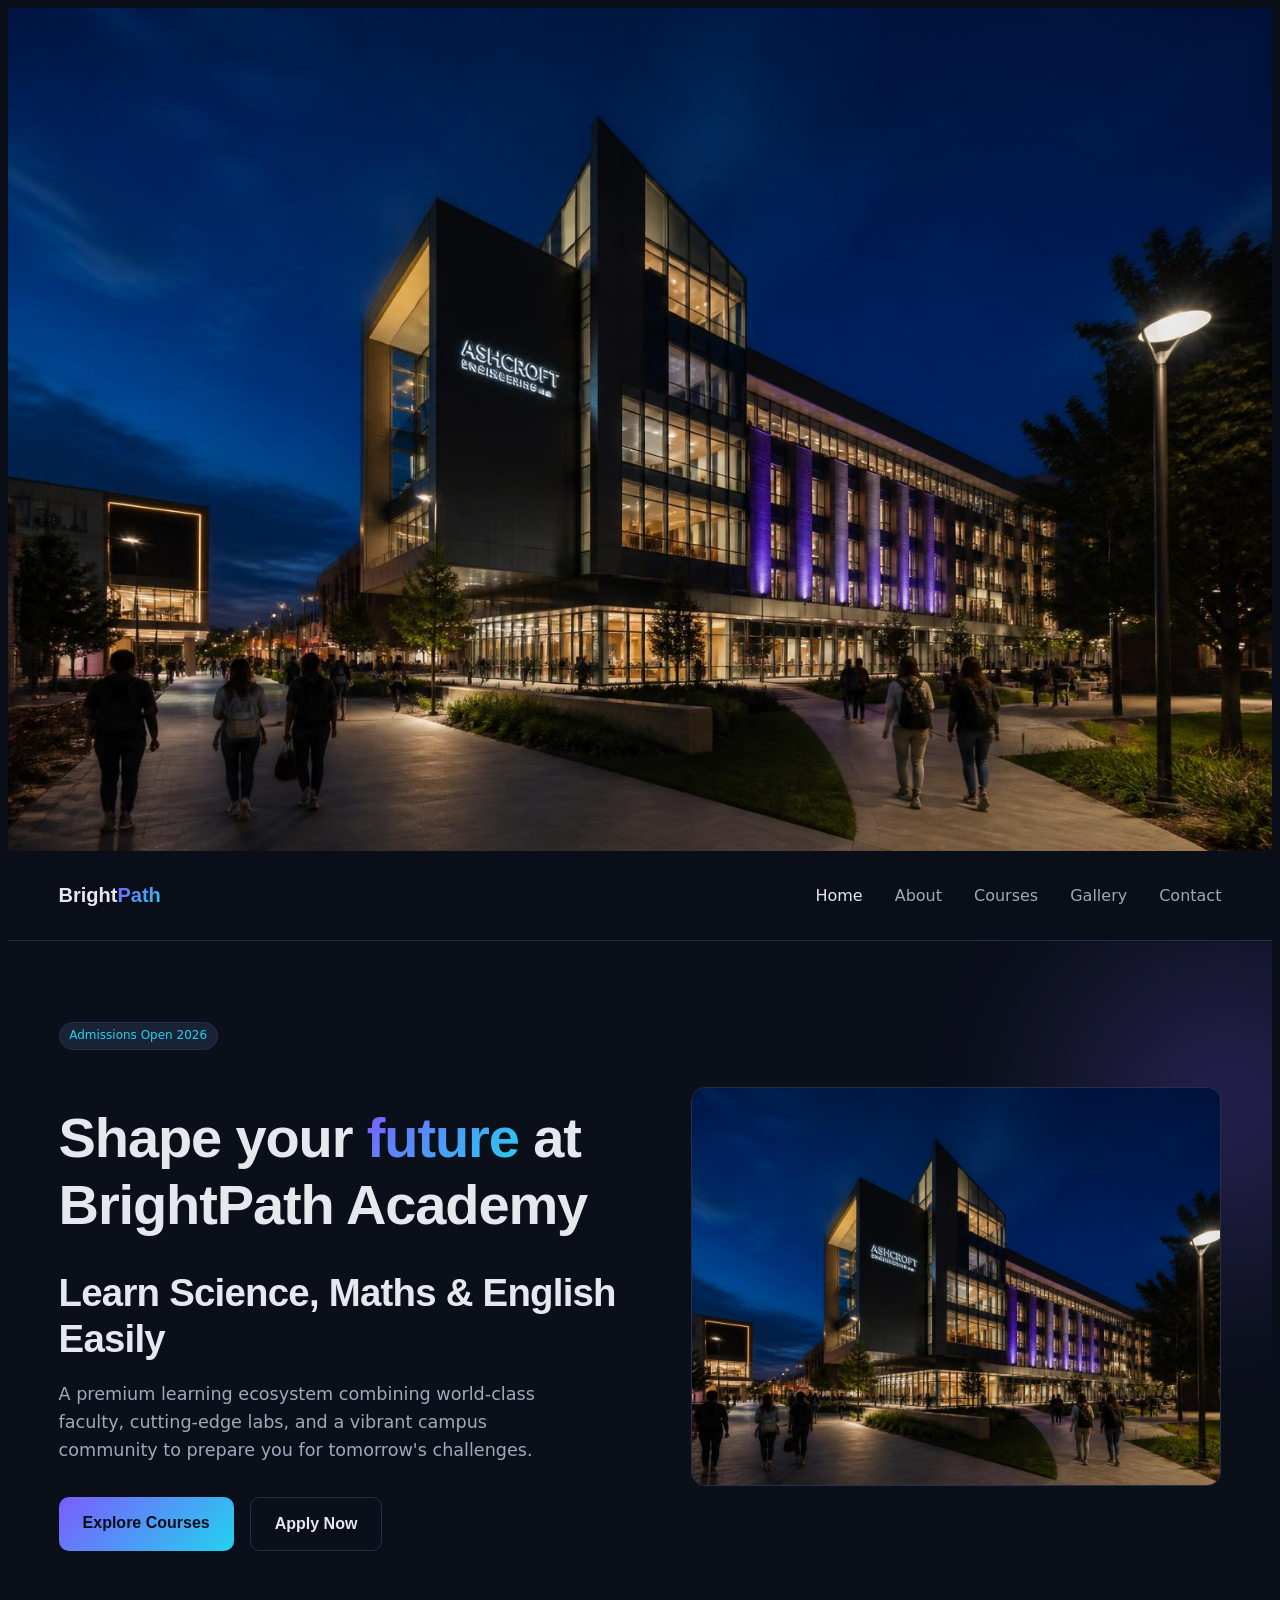
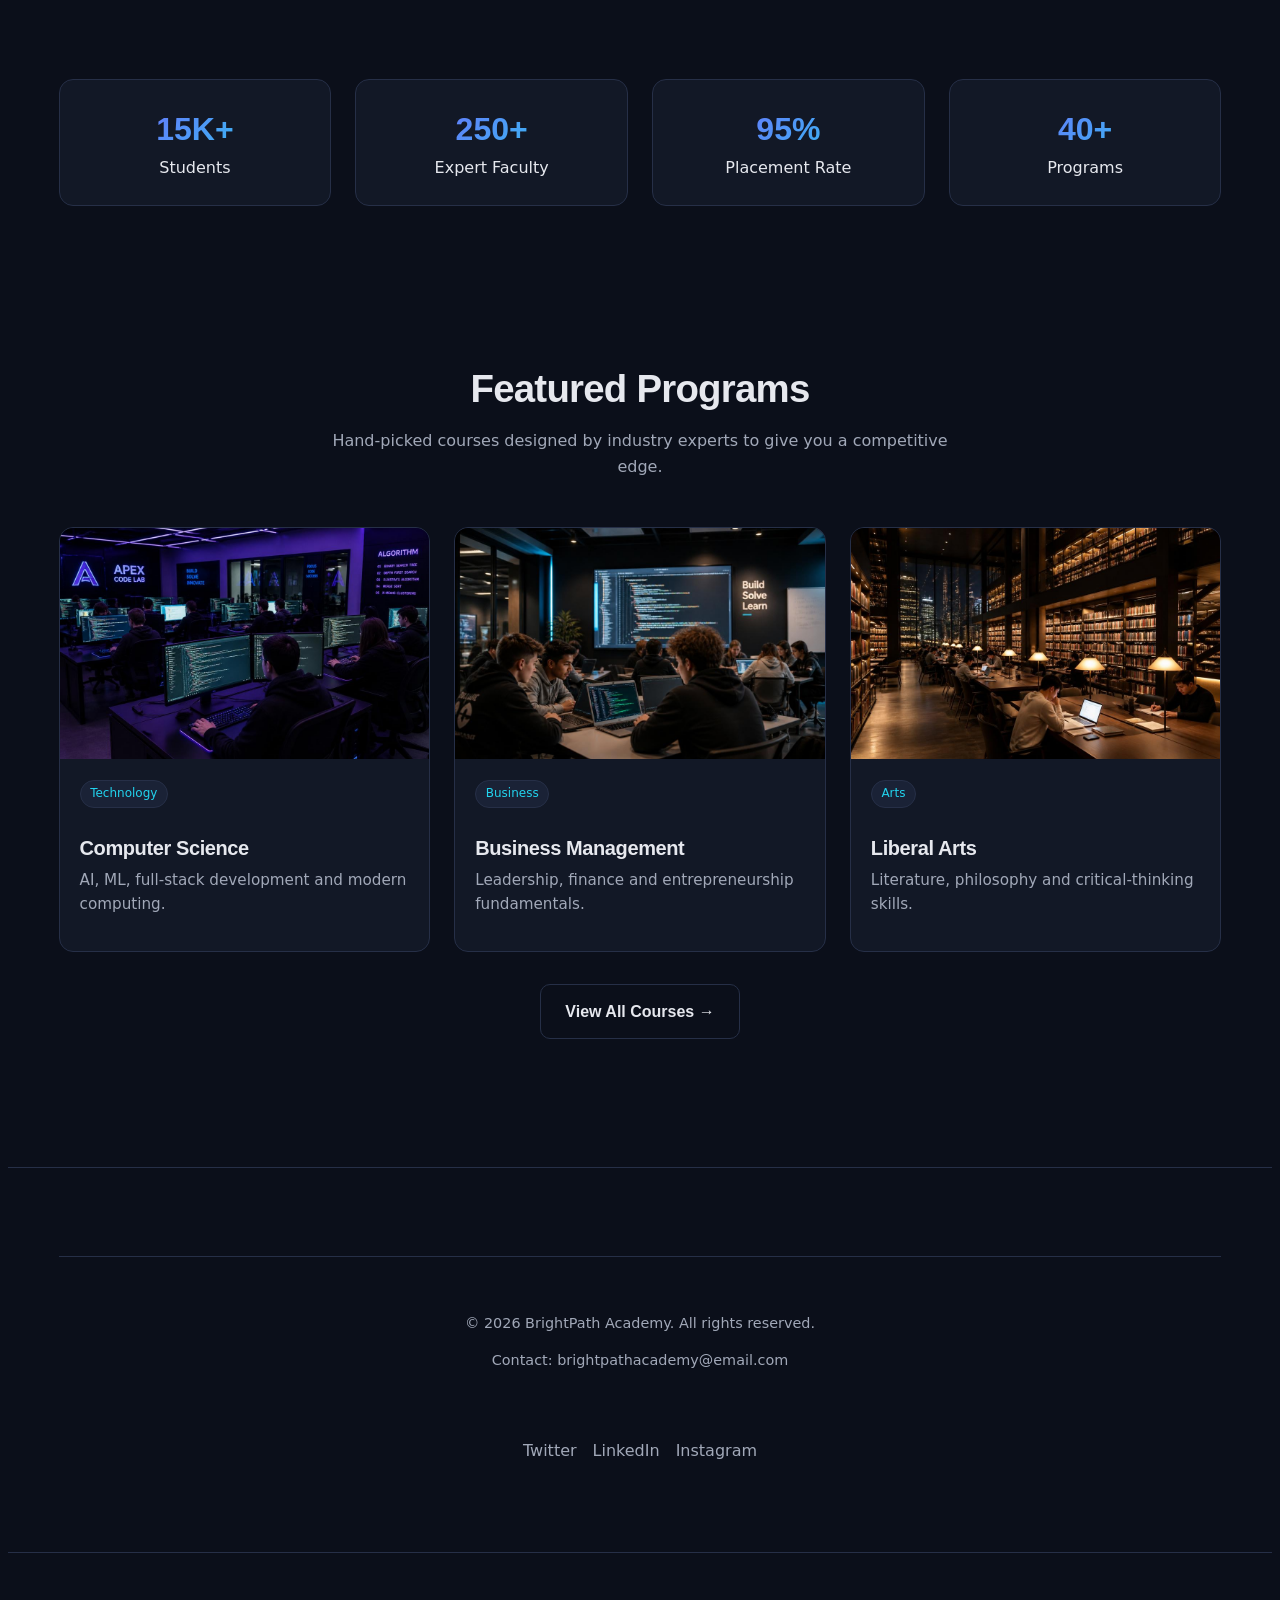
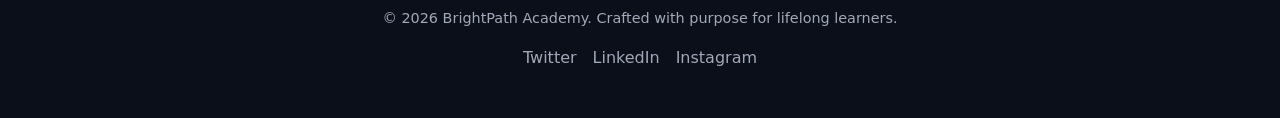
<file: index.html>
<!DOCTYPE html>
<html lang="en">
<head>
<meta charset="UTF-8">
<meta name="viewport" content="width=device-width,initial-scale=1">
<title>BrightPath Academy | Online Learning for School Students</title>
<meta name="description" content="BrightPath Academy offers world-class courses in science, technology, arts and humanities with expert faculty, modern campus and proven results.">
<meta name="keywords" content="BrightPath Academy, education, online courses, school, college, learning">
<link rel="canonical" href="https://brightpathacademi.netlify.app/">
<meta property="og:title" content="BrightPath Academy — Premium Education">
<meta property="og:description" content="World-class courses, expert faculty, modern campus.">
<meta property="og:image" content="images/hero-campus.jpg">
<meta property="og:type" content="website">
<meta name="twitter:card" content="summary_large_image">
<meta property="og:description" content="Learn Science, Maths & English online easily">
<meta property="og:type" content="website">
<meta property="og:url" content="https://brightpathacademi.netlify.app">  
<link rel="icon" type="image/svg+xml" href="data:image/svg+xml,<svg xmlns='http://www.w3.org/2000/svg' viewBox='0 0 32 32'><text y='26' font-size='28'>🎓</text></svg>">
<link rel="stylesheet" href="styles.css">
<script type="application/ld+json">
{"@context":"https://schema.org","@type":"EducationalOrganization","name":"BrightPath Academy","url":"https://brightpath-academi.netlify.app/","logo":"images/hero-campus.jpg","description":"Premium education institution offering diverse courses."}
</script>
</head>
<body>
  <img src="images/hero-campus.jpg" alt="Our beautiful school campus">

<header class="nav"><div class="container nav-inner">
  <a href="index.html" class="logo">Bright<span>Path</span></a>
  <button class="menu-btn" aria-label="Menu">☰</button>
  <ul class="nav-links">
    <li><a href="index.html">Home</a></li>
    <li><a href="about.html">About</a></li>
    <li><a href="courses.html">Courses</a></li>
    <li><a href="gallery.html">Gallery</a></li>
    <li><a href="contact.html">Contact</a></li>
  </ul>
</div></header>
<main>
<section class="hero"><div class="container hero-grid">
  <div>
    <span class="tag">Admissions Open 2026</span>
    <h1>Shape your <span class="gradient-text">future</span> at BrightPath Academy</h1>
    <h2>Learn Science, Maths & English Easily</h2>
    <p>A premium learning ecosystem combining world-class faculty, cutting-edge labs, and a vibrant campus community to prepare you for tomorrow's challenges.</p>
    <div class="hero-actions">
      <a href="courses.html" class="btn btn-primary">Explore Courses</a>
      <a href="contact.html" class="btn btn-outline">Apply Now</a>
    </div>
  </div>
  <div class="hero-img"><img src="images/hero-campus.jpg" alt="BrightPath Academy modern campus at dusk" loading="eager"></div>
</div></section>
<section><div class="container">
  <div class="stats">
    <div class="stat"><strong>15K+</strong>Students</div>
    <div class="stat"><strong>250+</strong>Expert Faculty</div>
    <div class="stat"><strong>95%</strong>Placement Rate</div>
    <div class="stat"><strong>40+</strong>Programs</div>
  </div>
</div></section>
<section><div class="container">
  <div class="section-head">
    <h2>Featured Programs</h2>
    <p>Hand-picked courses designed by industry experts to give you a competitive edge.</p>
  </div>
  <div class="cards">
    <article class="card"><img src="images/lab.jpg" alt="Computer science laboratory"><div class="card-body"><span class="tag">Technology</span><h3>Computer Science</h3><p>AI, ML, full-stack development and modern computing.</p></div></article>
    <article class="card"><img src="images/classroom.jpg" alt="Business management classroom"><div class="card-body"><span class="tag">Business</span><h3>Business Management</h3><p>Leadership, finance and entrepreneurship fundamentals.</p></div></article>
    <article class="card"><img src="images/library.jpg" alt="Library and humanities study area"><div class="card-body"><span class="tag">Arts</span><h3>Liberal Arts</h3><p>Literature, philosophy and critical-thinking skills.</p></div></article>
  </div>
  <p style="text-align:center;margin-top:2rem"><a href="courses.html" class="btn btn-outline">View All Courses →</a></p>
</div></section>
</main>
<footer><div class="container">
  <footer>
  <p>© 2026 BrightPath Academy. All rights reserved.</p>
  <p>Contact: brightpathacademy@email.com</p>
</footer>
  <div class="social"><a href="#">Twitter</a><a href="#">LinkedIn</a><a href="#">Instagram</a></div>
</div></footer>
<script src="script.js"></script>
</body>
  <footer>
  <div class="container">
    <p>© 2026 BrightPath Academy. Crafted with purpose for lifelong learners.</p>
    <div class="social">
      <a href="#">Twitter</a>
      <a href="#">LinkedIn</a>
      <a href="#">Instagram</a>
    </div>
  </div>
</footer>

<script src="script.js"></script>

<!-- Start of Tawk.to Script -->
<script type="text/javascript">
var Tawk_API = Tawk_API || {}, Tawk_LoadStart = new Date();
(function() {
    var s1 = document.createElement("script"),
        s0 = document.getElementsByTagName("script")[0];
    s1.async = true;
    s1.src = "https://embed.tawk.to/6a453340b539ed1d4853c504/1jsf50e03";
    s1.charset = "UTF-8";
    s1.setAttribute("crossorigin", "*");
    s0.parentNode.insertBefore(s1, s0);
})();
</script>
<!-- End of Tawk.to Script -->

</body>
</html>
</file>
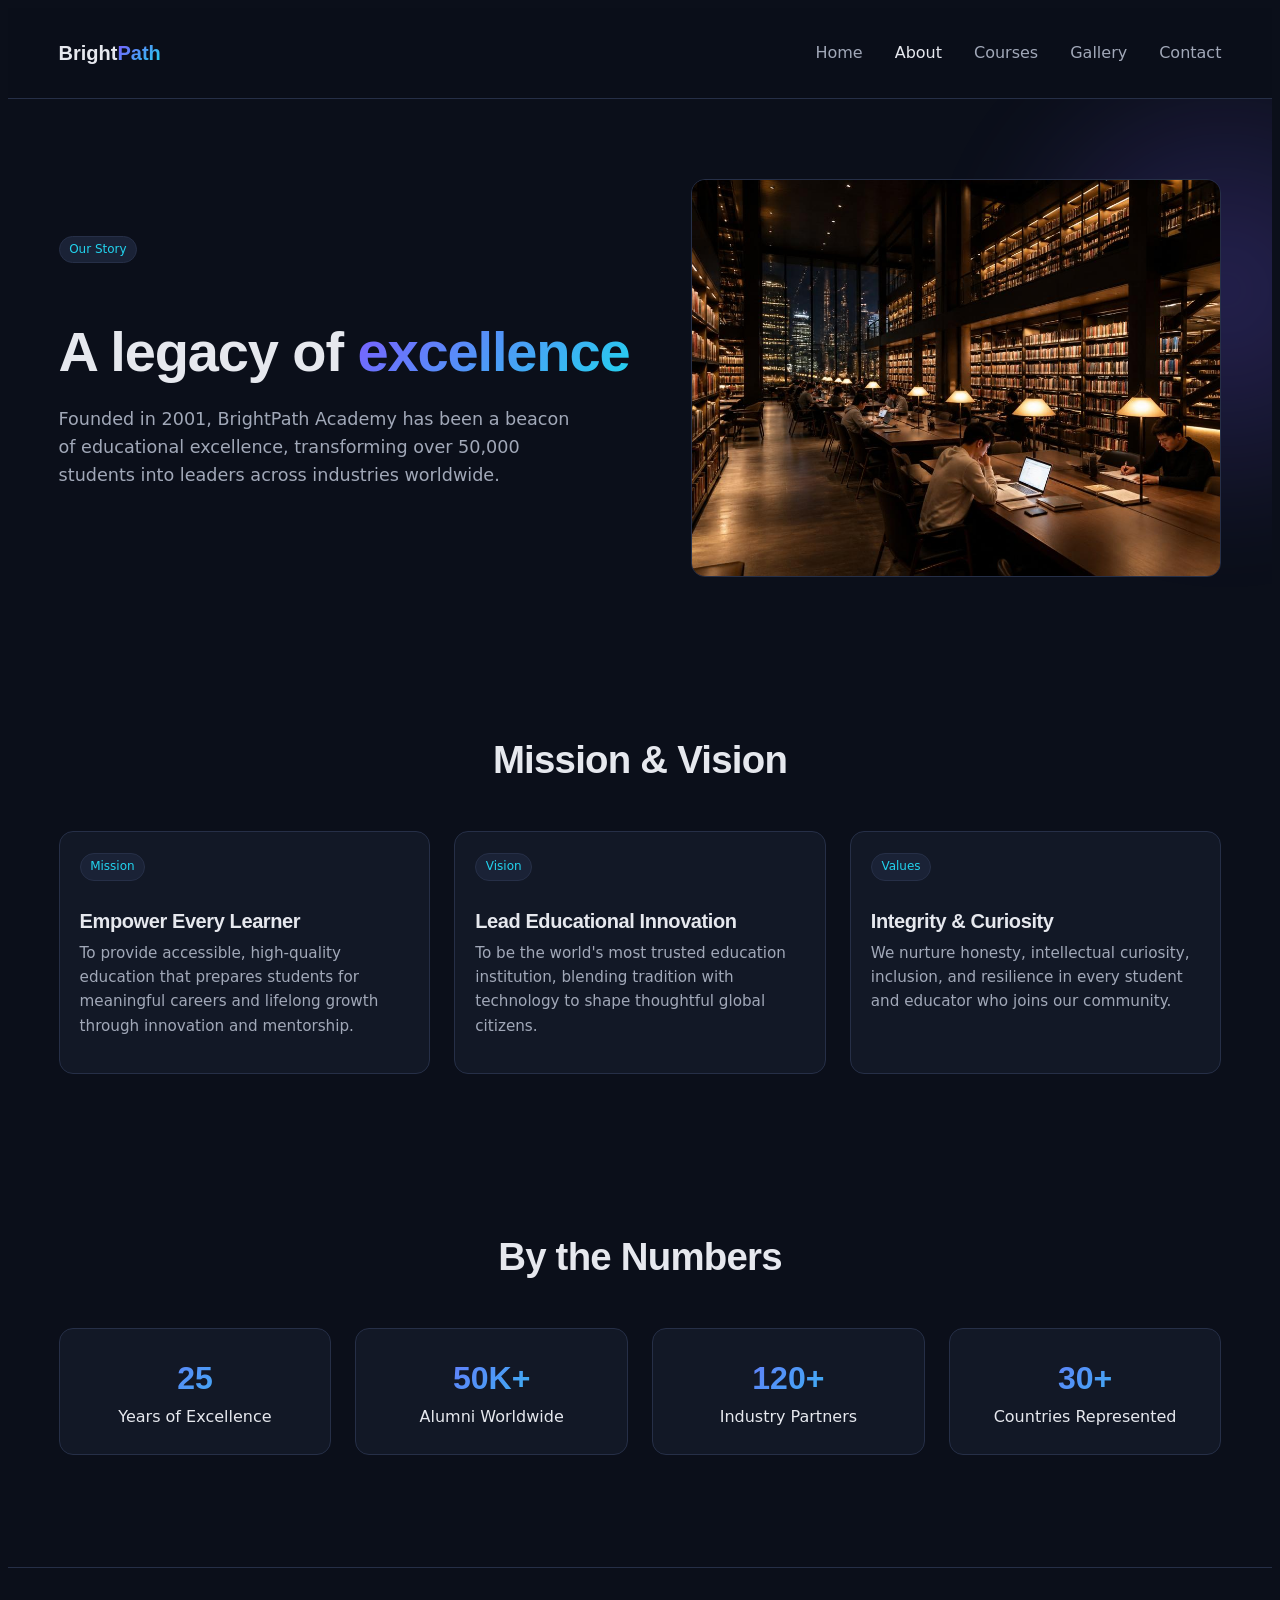
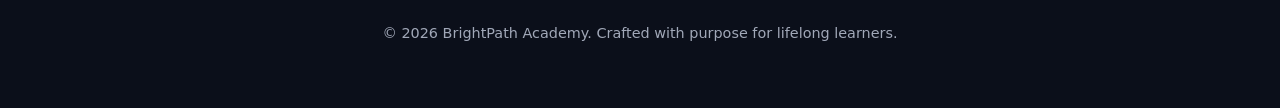
<file: about.html>
<!DOCTYPE html>
<html lang="en">
<head>
<meta charset="UTF-8">
<meta name="viewport" content="width=device-width,initial-scale=1">
<title>About Us — BrightPath Academy</title>
<meta name="description" content="Learn about BrightPath Academy's mission, vision, faculty, and 25-year legacy of educational excellence.">
<link rel="canonical" href="https://brightpath-academy.netlify.app/about.html">
<meta property="og:title" content="About BrightPath Academy">
<meta property="og:description" content="25 years of educational excellence and innovation.">
<meta property="og:image" content="images/library.jpg">
<link rel="icon" type="image/svg+xml" href="data:image/svg+xml,<svg xmlns='http://www.w3.org/2000/svg' viewBox='0 0 32 32'><text y='26' font-size='28'>🎓</text></svg>">
<link rel="stylesheet" href="styles.css">
</head>
<body>
<header class="nav"><div class="container nav-inner">
  <a href="index.html" class="logo">Bright<span>Path</span></a>
  <button class="menu-btn" aria-label="Menu">☰</button>
  <ul class="nav-links">
    <li><a href="index.html">Home</a></li><li><a href="about.html">About</a></li>
    <li><a href="courses.html">Courses</a></li><li><a href="gallery.html">Gallery</a></li>
    <li><a href="contact.html">Contact</a></li>
  </ul>
</div></header>
<main>
<section class="hero"><div class="container hero-grid">
  <div>
    <span class="tag">Our Story</span>
    <h1>A legacy of <span class="gradient-text">excellence</span></h1>
    <p>Founded in 2001, BrightPath Academy has been a beacon of educational excellence, transforming over 50,000 students into leaders across industries worldwide.</p>
  </div>
  <div class="hero-img"><img src="images/library.jpg" alt="Historic library at BrightPath Academy"></div>
</div></section>
<section><div class="container">
  <div class="section-head"><h2>Mission &amp; Vision</h2></div>
  <div class="cards">
    <article class="card"><div class="card-body"><span class="tag">Mission</span><h3>Empower Every Learner</h3><p>To provide accessible, high-quality education that prepares students for meaningful careers and lifelong growth through innovation and mentorship.</p></div></article>
    <article class="card"><div class="card-body"><span class="tag">Vision</span><h3>Lead Educational Innovation</h3><p>To be the world's most trusted education institution, blending tradition with technology to shape thoughtful global citizens.</p></div></article>
    <article class="card"><div class="card-body"><span class="tag">Values</span><h3>Integrity &amp; Curiosity</h3><p>We nurture honesty, intellectual curiosity, inclusion, and resilience in every student and educator who joins our community.</p></div></article>
  </div>
</div></section>
<section><div class="container">
  <div class="section-head"><h2>By the Numbers</h2></div>
  <div class="stats">
    <div class="stat"><strong>25</strong>Years of Excellence</div>
    <div class="stat"><strong>50K+</strong>Alumni Worldwide</div>
    <div class="stat"><strong>120+</strong>Industry Partners</div>
    <div class="stat"><strong>30+</strong>Countries Represented</div>
  </div>
</div></section>
</main>
<footer><div class="container">
  <p>© 2026 BrightPath Academy. Crafted with purpose for lifelong learners.</p>
</div></footer>
<script src="script.js"></script>
</body>
</html>
</file>
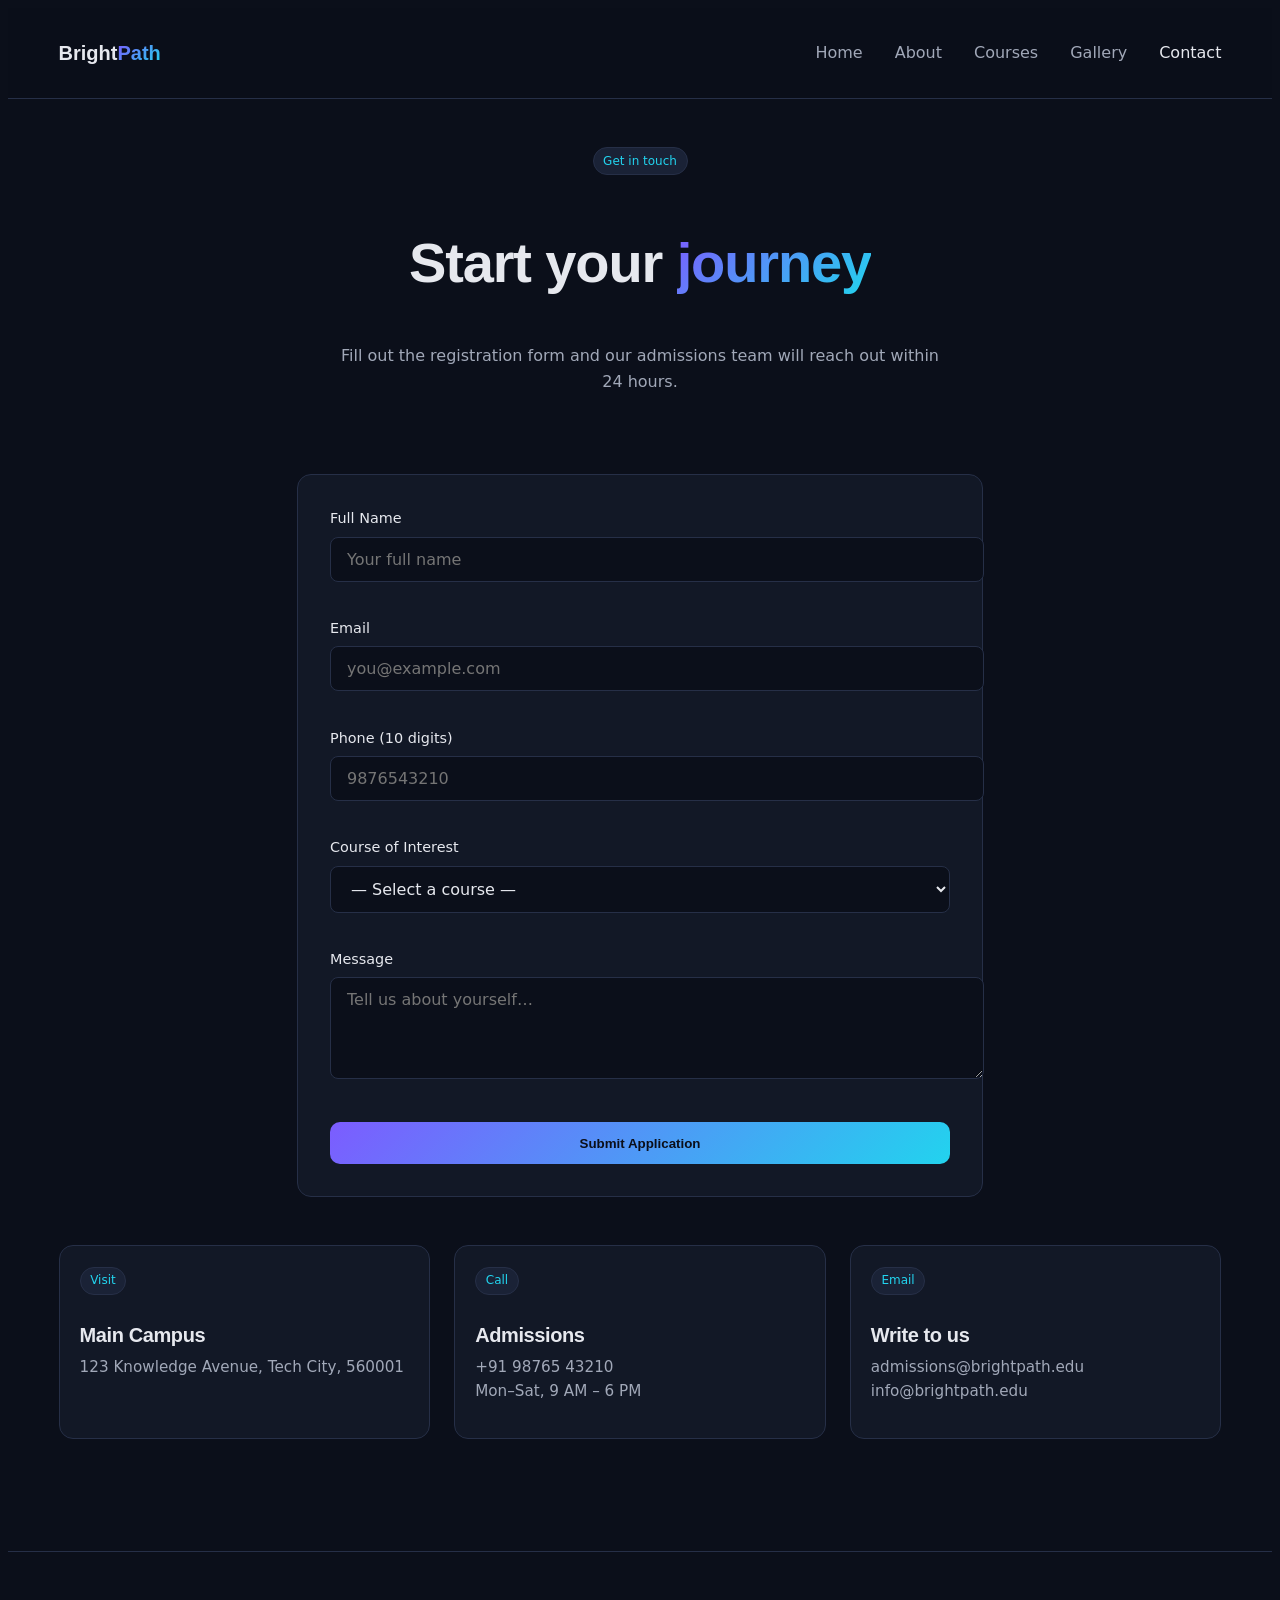
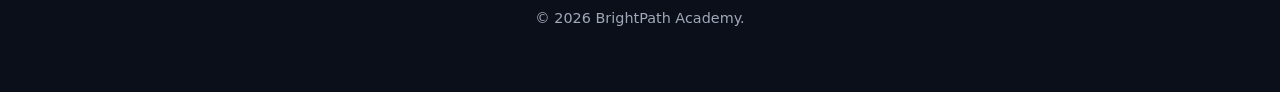
<file: contact.html>
<!DOCTYPE html>
<html lang="en">
<head>
<meta charset="UTF-8">
<meta name="viewport" content="width=device-width,initial-scale=1">
<title>Contact &amp; Admissions — BrightPath Academy</title>
<meta name="description" content="Apply to BrightPath Academy or reach our admissions team. Visit our campus, call or fill the registration form.">
<link rel="canonical" href="https://brightpath-academy.netlify.app/contact.html">
<meta property="og:title" content="Contact BrightPath Academy">
<meta property="og:description" content="Get in touch with our admissions team or apply online.">
<meta property="og:image" content="assets/graduation.jpg">
<link rel="icon" type="image/svg+xml" href="data:image/svg+xml,<svg xmlns='http://www.w3.org/2000/svg' viewBox='0 0 32 32'><text y='26' font-size='28'>🎓</text></svg>">
<link rel="stylesheet" href="styles.css">
</head>
<body>
<header class="nav"><div class="container nav-inner">
  <a href="index.html" class="logo">Bright<span>Path</span></a>
  <button class="menu-btn" aria-label="Menu">☰</button>
  <ul class="nav-links">
    <li><a href="index.html">Home</a></li><li><a href="about.html">About</a></li>
    <li><a href="courses.html">Courses</a></li><li><a href="gallery.html">Gallery</a></li>
    <li><a href="contact.html">Contact</a></li>
  </ul>
</div></header>
<main>
<section style="padding:3rem 0 1rem"><div class="container" style="text-align:center">
  <span class="tag">Get in touch</span>
  <h1>Start your <span class="gradient-text">journey</span></h1>
  <p style="max-width:600px;margin:1rem auto 0">Fill out the registration form and our admissions team will reach out within 24 hours.</p>
</div></section>
<section><div class="container">
  <form class="form" id="registerForm" novalidate>
    <div class="field"><label for="name">Full Name</label><input id="name" name="name" type="text" placeholder="Your full name"><span class="err" id="err-name"></span></div>
    <div class="field"><label for="email">Email</label><input id="email" name="email" type="email" placeholder="you@example.com"><span class="err" id="err-email"></span></div>
    <div class="field"><label for="phone">Phone (10 digits)</label><input id="phone" name="phone" type="tel" placeholder="9876543210"><span class="err" id="err-phone"></span></div>
    <div class="field"><label for="course">Course of Interest</label>
      <select id="course" name="course">
        <option value="">— Select a course —</option>
        <option>Computer Science</option><option>Business Administration</option>
        <option>Liberal Arts</option><option>Data Science</option>
        <option>Pre-Medicine</option><option>Mechanical Engineering</option>
        <option>Sports Science</option><option>Visual Design</option>
      </select><span class="err" id="err-course"></span>
    </div>
    <div class="field"><label for="message">Message</label><textarea id="message" name="message" rows="4" placeholder="Tell us about yourself…"></textarea><span class="err" id="err-message"></span></div>
    <button type="submit" class="btn btn-primary" style="width:100%">Submit Application</button>
    <div class="status" id="formStatus" role="status"></div>
  </form>
  <div class="cards" style="margin-top:3rem">
    <article class="card"><div class="card-body"><span class="tag">Visit</span><h3>Main Campus</h3><p>123 Knowledge Avenue, Tech City, 560001</p></div></article>
    <article class="card"><div class="card-body"><span class="tag">Call</span><h3>Admissions</h3><p>+91 98765 43210<br>Mon–Sat, 9 AM – 6 PM</p></div></article>
    <article class="card"><div class="card-body"><span class="tag">Email</span><h3>Write to us</h3><p>admissions@brightpath.edu<br>info@brightpath.edu</p></div></article>
  </div>
</div></section>
</main>
<footer><div class="container"><p>© 2026 BrightPath Academy.</p></div></footer>
<script src="script.js"></script>
</body>
</html>
</file>
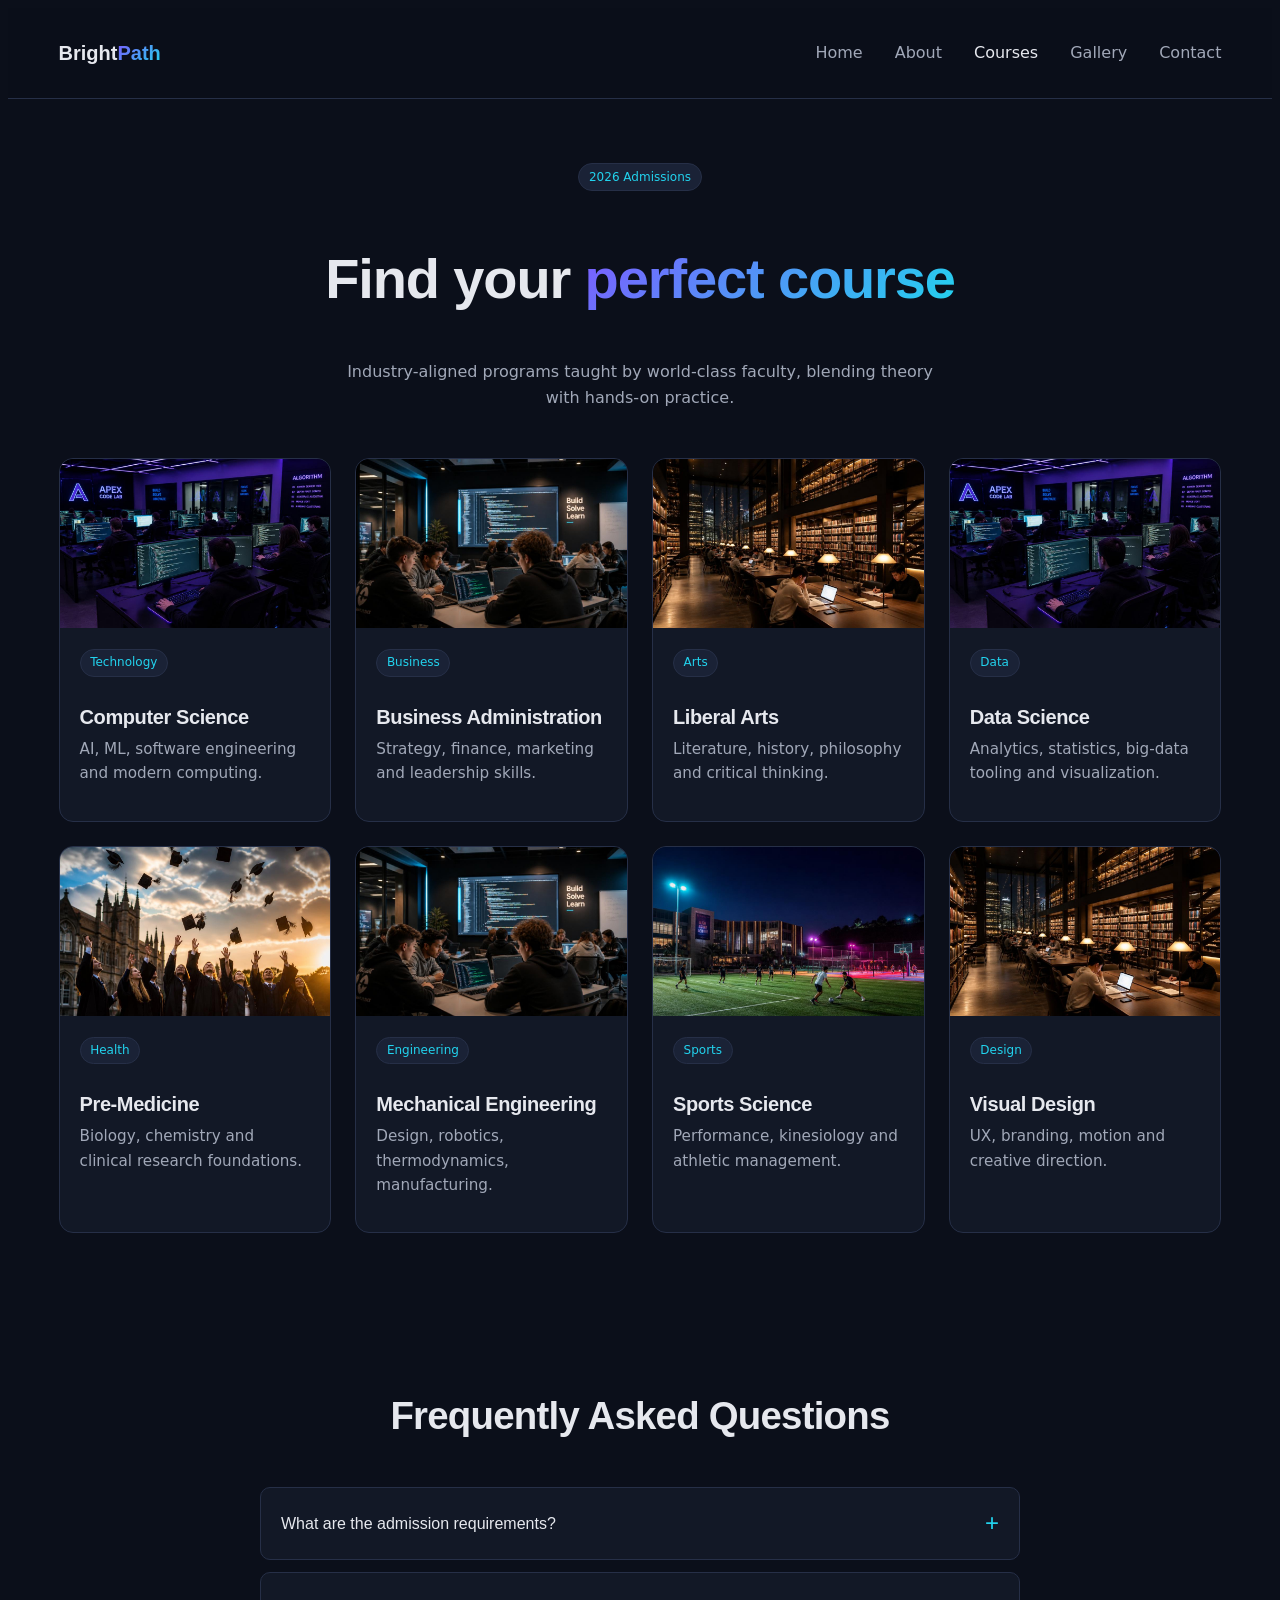
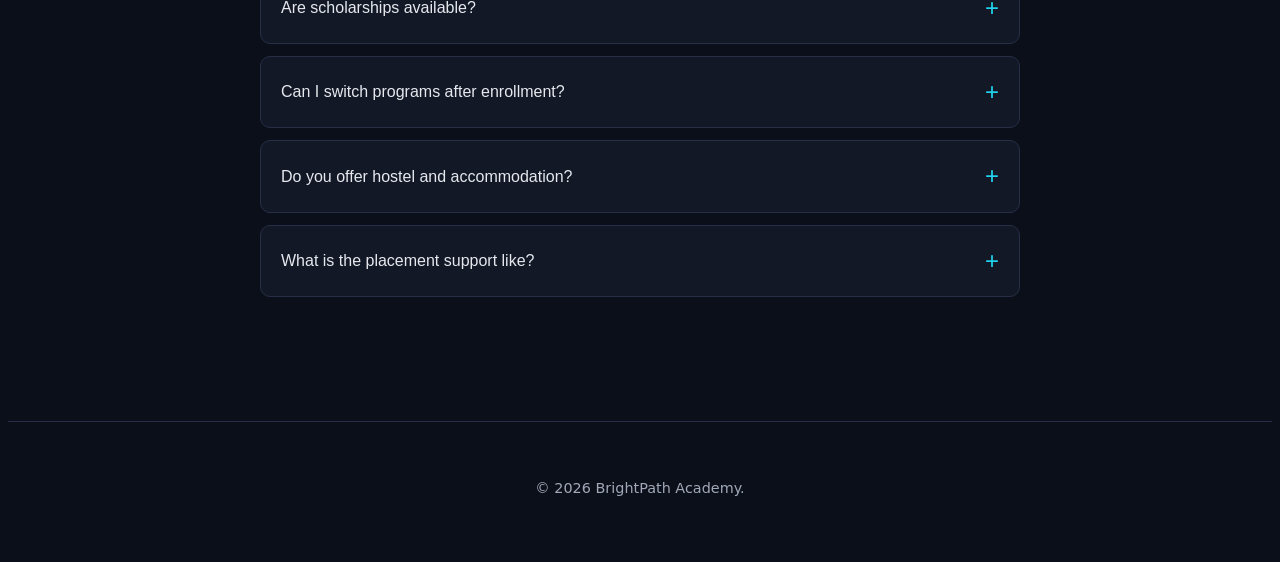
<file: courses.html>
<!DOCTYPE html>
<html lang="en">
<head>
<meta charset="UTF-8">
<meta name="viewport" content="width=device-width,initial-scale=1">
<title>Courses &amp; Programs — BrightPath Academy</title>
<meta name="description" content="Explore 40+ programs in technology, business, sciences, arts and design at BrightPath Academy. Find your perfect course.">
<link rel="canonical" href="https://brightpath-academy.netlify.app/courses.html">
<meta property="og:title" content="Courses — BrightPath Academy">
<meta property="og:description" content="40+ programs across technology, business, sciences and arts.">
<meta property="og:image" content="images/lab.jpg">
<link rel="icon" type="image/svg+xml" href="data:image/svg+xml,<svg xmlns='http://www.w3.org/2000/svg' viewBox='0 0 32 32'><text y='26' font-size='28'>🎓</text></svg>">
<link rel="stylesheet" href="styles.css">
</head>
<body>
<header class="nav"><div class="container nav-inner">
  <a href="index.html" class="logo">Bright<span>Path</span></a>
  <button class="menu-btn" aria-label="Menu">☰</button>
  <ul class="nav-links">
    <li><a href="index.html">Home</a></li><li><a href="about.html">About</a></li>
    <li><a href="courses.html">Courses</a></li><li><a href="gallery.html">Gallery</a></li>
    <li><a href="contact.html">Contact</a></li>
  </ul>
</div></header>
<main>
<section style="padding:4rem 0 2rem"><div class="container" style="text-align:center">
  <span class="tag">2026 Admissions</span>
  <h1>Find your <span class="gradient-text">perfect course</span></h1>
  <p style="max-width:620px;margin:1rem auto 0">Industry-aligned programs taught by world-class faculty, blending theory with hands-on practice.</p>
</div></section>
<section style="padding-top:1rem"><div class="container">
  <div class="cards">
    <article class="card"><img src="images/lab.jpg" alt="Computer Science lab"><div class="card-body"><span class="tag">Technology</span><h3>Computer Science</h3><p>AI, ML, software engineering and modern computing.</p></div></article>
    <article class="card"><img src="images/classroom.jpg" alt="Business class"><div class="card-body"><span class="tag">Business</span><h3>Business Administration</h3><p>Strategy, finance, marketing and leadership skills.</p></div></article>
    <article class="card"><img src="images/library.jpg" alt="Liberal Arts"><div class="card-body"><span class="tag">Arts</span><h3>Liberal Arts</h3><p>Literature, history, philosophy and critical thinking.</p></div></article>
    <article class="card"><img src="images/lab.jpg" alt="Data Science"><div class="card-body"><span class="tag">Data</span><h3>Data Science</h3><p>Analytics, statistics, big-data tooling and visualization.</p></div></article>
    <article class="card"><img src="images/graduation.jpg" alt="Medicine"><div class="card-body"><span class="tag">Health</span><h3>Pre-Medicine</h3><p>Biology, chemistry and clinical research foundations.</p></div></article>
    <article class="card"><img src="images/classroom.jpg" alt="Engineering"><div class="card-body"><span class="tag">Engineering</span><h3>Mechanical Engineering</h3><p>Design, robotics, thermodynamics, manufacturing.</p></div></article>
    <article class="card"><img src="images/sports.jpg" alt="Sports Science"><div class="card-body"><span class="tag">Sports</span><h3>Sports Science</h3><p>Performance, kinesiology and athletic management.</p></div></article>
    <article class="card"><img src="images/library.jpg" alt="Design"><div class="card-body"><span class="tag">Design</span><h3>Visual Design</h3><p>UX, branding, motion and creative direction.</p></div></article>
  </div>
</div></section>
<section><div class="container">
  <div class="section-head"><h2>Frequently Asked Questions</h2></div>
  <div class="faq">
    <details><summary>What are the admission requirements?</summary><p>A high school diploma with minimum 75% aggregate, an admission test, and a personal interview. International students require equivalent qualifications.</p></details>
    <details><summary>Are scholarships available?</summary><p>Yes. We offer merit-based scholarships covering up to 100% tuition, plus need-based aid and sports excellence awards.</p></details>
    <details><summary>Can I switch programs after enrollment?</summary><p>Program transfers are possible during the first semester with academic counselor approval, subject to seat availability.</p></details>
    <details><summary>Do you offer hostel and accommodation?</summary><p>Yes, our on-campus residence halls offer single and shared rooms with dining, study lounges, gym and 24/7 security.</p></details>
    <details><summary>What is the placement support like?</summary><p>Our dedicated career cell partners with 120+ companies and provides resume workshops, mock interviews and internship pipelines.</p></details>
  </div>
</div></section>
</main>
<footer><div class="container"><p>© 2026 BrightPath Academy.</p></div></footer>
<script src="script.js"></script>
</body>
</html>
</file>
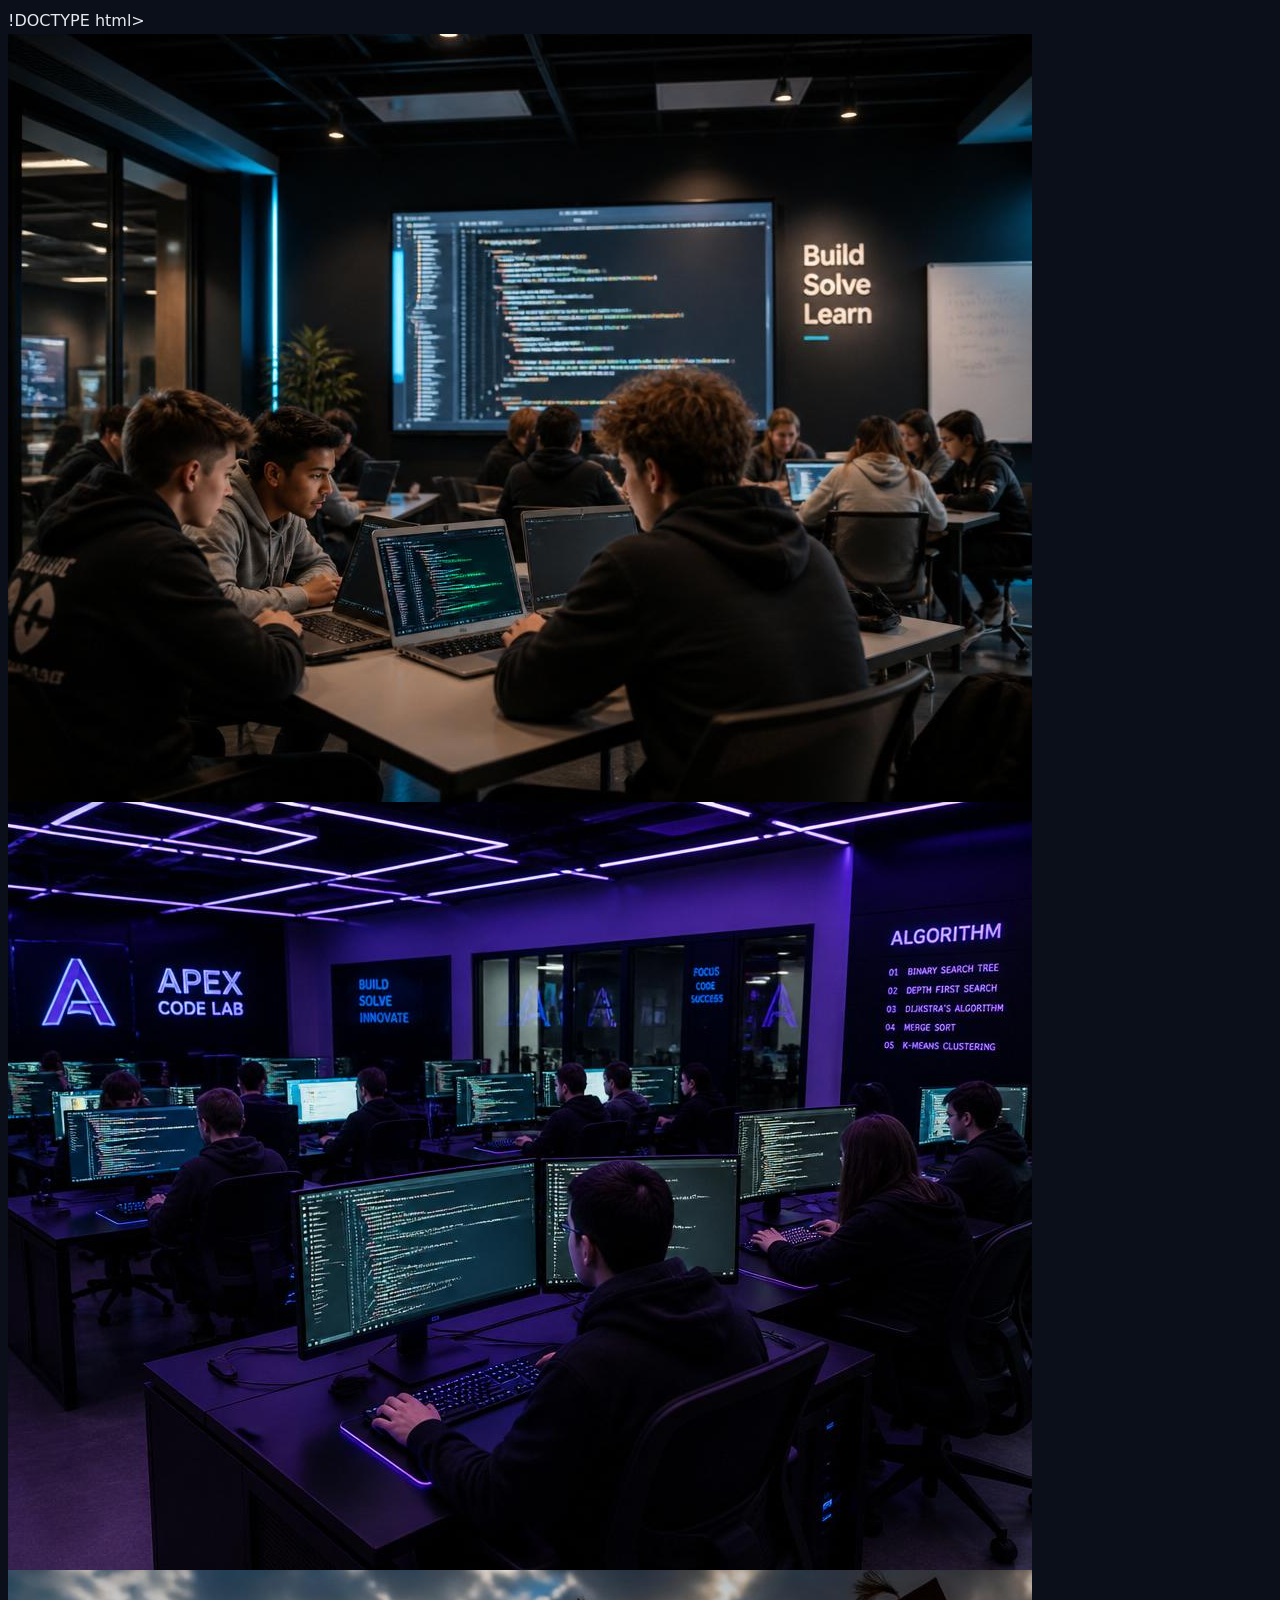
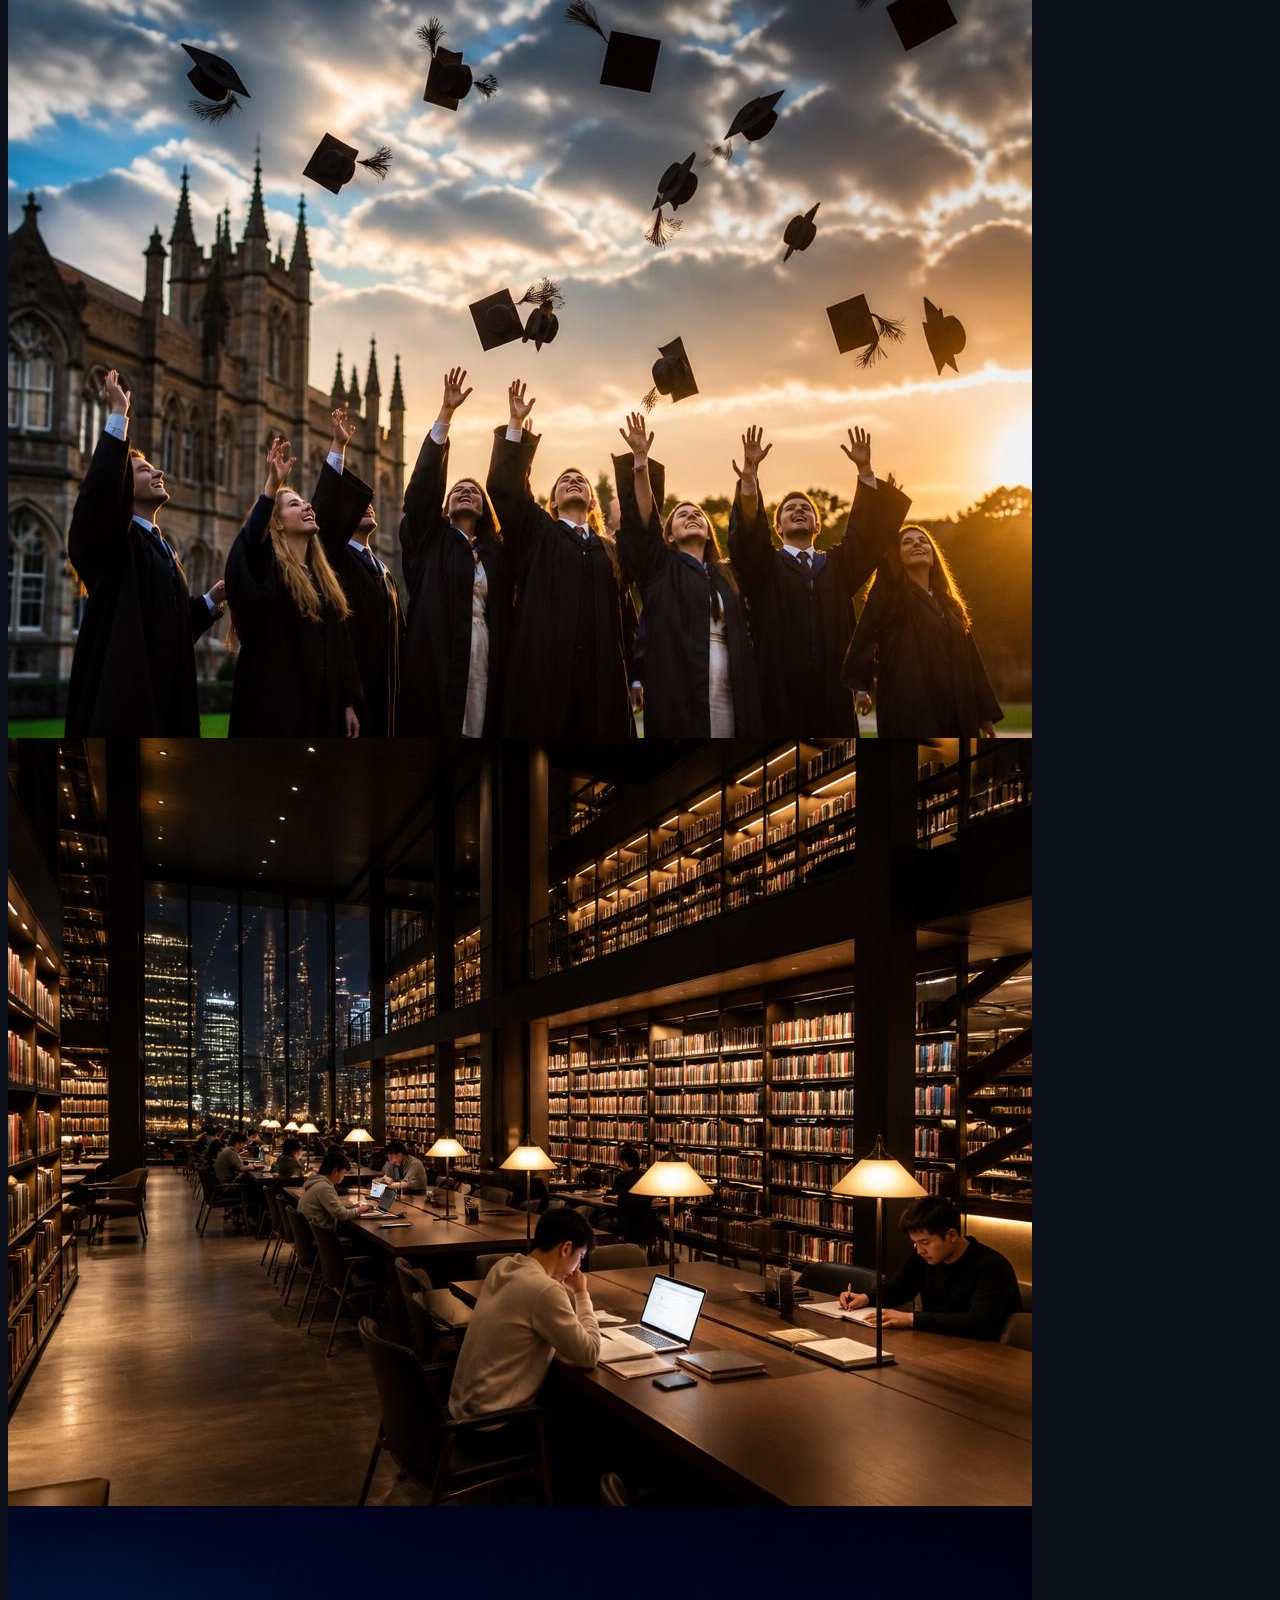
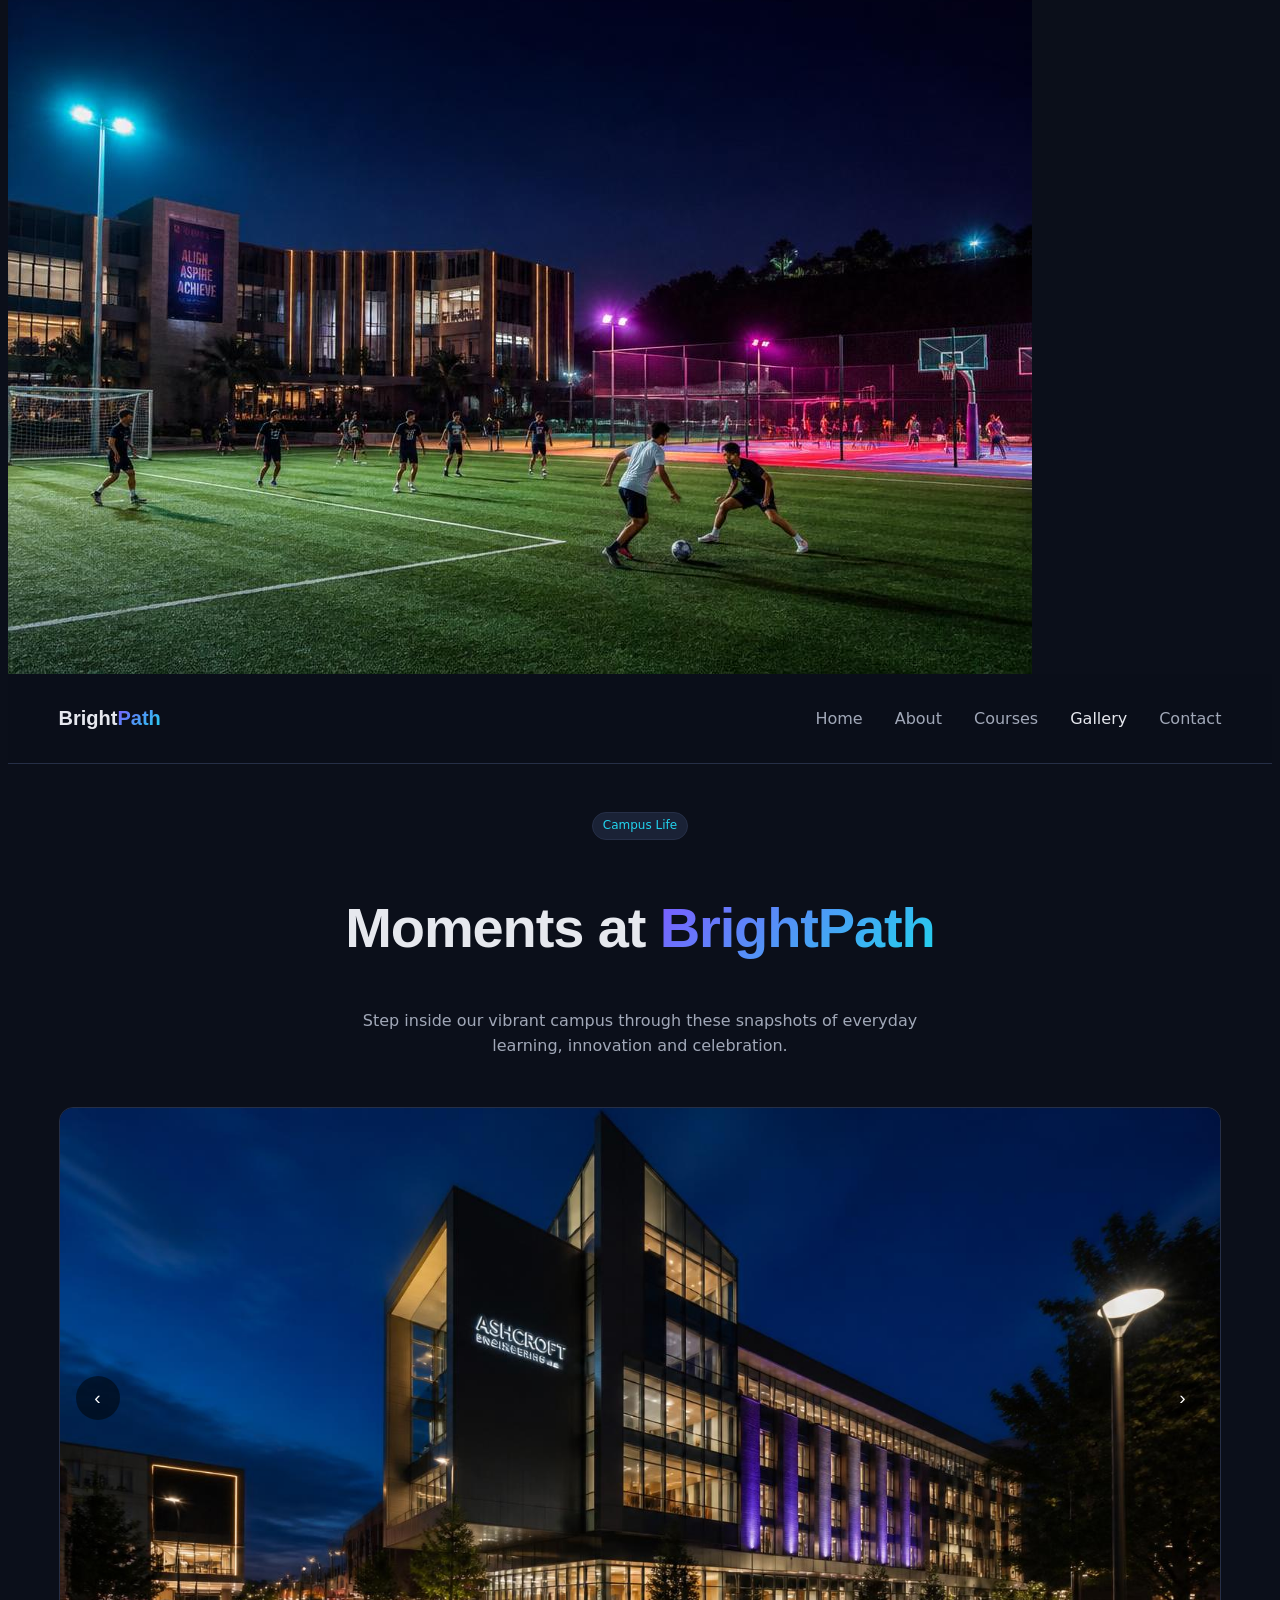
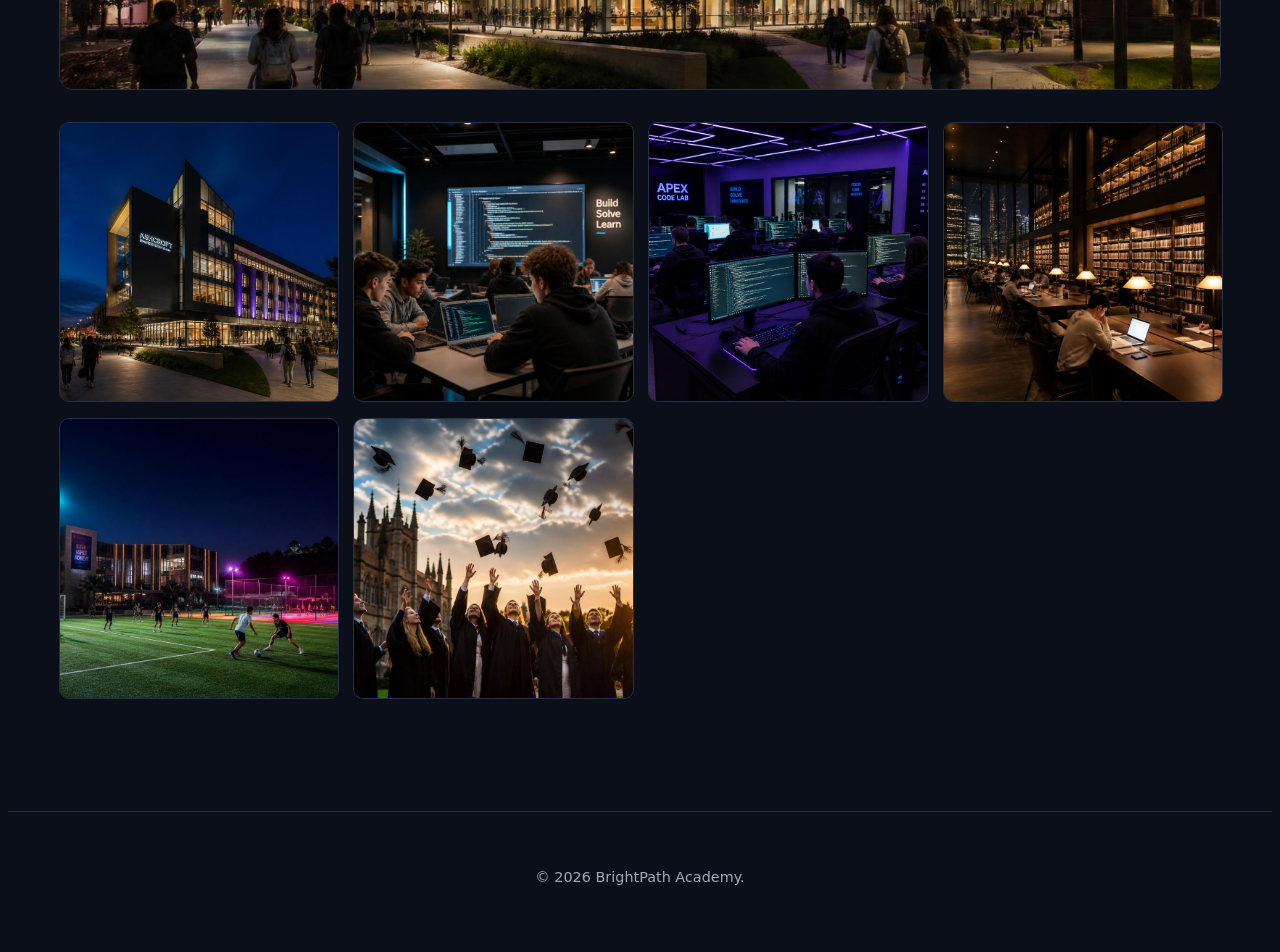
<file: gallery.html>
!DOCTYPE html>
<html lang="en">
<head>
<meta charset="UTF-8">
<meta name="viewport" content="width=device-width,initial-scale=1">
<title>Gallery — BrightPath Academy Campus Life</title>
<meta name="description" content="See life on campus at BrightPath Academy — classrooms, labs, library, sports and graduation moments.">
<link rel="canonical" href="https://brightpath-academy.netlify.app/gallery.html">
<meta property="og:title" content="Gallery — BrightPath Academy">
<meta property="og:description" content="Glimpses of vibrant campus life and learning spaces.">
<meta property="og:image" content="images/graduation.jpg">
<link rel="icon" type="image/svg+xml" href="data:image/svg+xml,<svg xmlns='http://www.w3.org/2000/svg' viewBox='0 0 32 32'><text y='26' font-size='28'>🎓</text></svg>">
<link rel="stylesheet" href="styles.css">
</head>
<body>
  <img src="images/classroom.jpg" alt="Students in the classroom">
<img src="images/lab.jpg" alt="Science laboratory equipment">
<img src="images/graduation.jpg" alt="Students at graduation ceremony">
<img src="images/library.jpg" alt="University library bookshelves">
<img src="images/sports.jpg" alt="Students playing sports on the field">

<header class="nav"><div class="container nav-inner">
  <a href="index.html" class="logo">Bright<span>Path</span></a>
  <button class="menu-btn" aria-label="Menu">☰</button>
  <ul class="nav-links">
    <li><a href="index.html">Home</a></li><li><a href="about.html">About</a></li>
    <li><a href="courses.html">Courses</a></li><li><a href="gallery.html">Gallery</a></li>
    <li><a href="contact.html">Contact</a></li>
  </ul>
</div></header>
<main>
<section style="padding:3rem 0 2rem"><div class="container" style="text-align:center">
  <span class="tag">Campus Life</span>
  <h1>Moments at <span class="gradient-text">BrightPath</span></h1>
  <p style="max-width:600px;margin:1rem auto 0">Step inside our vibrant campus through these snapshots of everyday learning, innovation and celebration.</p>
</div></section>
<section style="padding-top:1rem"><div class="container">
  <div class="slider">
    <div class="slides">
      <img src="images/hero-campus.jpg" alt="BrightPath campus exterior at dusk">
      <img src="images/classroom.jpg" alt="Students collaborating in a modern classroom">
      <img src="images/lab.jpg" alt="Research laboratory with students at work">
      <img src="images/library.jpg" alt="Library with reading spaces">
      <img src="images/sports.jpg" alt="Athletics ground at sunset">
      <img src="images/graduation.jpg" alt="Graduation ceremony">
    </div>
    <button class="slider-btn prev" aria-label="Previous">‹</button>
    <button class="slider-btn next" aria-label="Next">›</button>
  </div>
  <div class="grid-gallery">
    <img src="images/hero-campus.jpg" alt="Campus building">
    <img src="images/classroom.jpg" alt="Interactive classroom">
    <img src="images/lab.jpg" alt="Science laboratory">
    <img src="images/library.jpg" alt="Library">
    <img src="images/sports.jpg" alt="Sports ground">
    <img src="images/graduation.jpg" alt="Graduation day">
  </div>
</div></section>
</main>
<footer><div class="container"><p>© 2026 BrightPath Academy.</p></div></footer>
<script src="script.js"></script>
</body>
</html>
</file>
<file: styles.css>
* BrightPath Academy — Dark Premium */
@import url('https://fonts.googleapis.com/css2?family=Space+Grotesk:wght@400;500;600;700&family=DM+Sans:wght@400;500;600&display=swap');
*,*::before,*::after{box-sizing:border-box;margin:0;padding:0}
:root{
  --bg:#0b0f1a;--surface:#121826;--surface-2:#1a2236;--border:#262f47;
  --text:#e6e8ee;--muted:#a1a8b8;
  --primary:#7c5cff;--primary-2:#22d3ee;
  --accent:linear-gradient(135deg,#7c5cff 0%,#22d3ee 100%);
  --radius:14px;
}
html{scroll-behavior:smooth}
body{font-family:'DM Sans',system-ui,sans-serif;background:var(--bg);color:var(--text);line-height:1.6;min-height:100vh}
h1,h2,h3,h4{font-family:'Space Grotesk',sans-serif;font-weight:600;line-height:1.2;letter-spacing:-0.02em}
h1{font-size:clamp(2rem,5vw,3.5rem)}
h2{font-size:clamp(1.6rem,3.5vw,2.4rem);margin-bottom:1rem}
h3{font-size:1.25rem;margin-bottom:.5rem}
p{color:var(--muted)}
a{color:inherit;text-decoration:none}
img{max-width:100%;height:auto;display:block}
.container{width:min(1200px,92%);margin-inline:auto}
.gradient-text{background:var(--accent);-webkit-background-clip:text;background-clip:text;color:transparent}
/* Nav */
.nav{position:sticky;top:0;z-index:50;background:rgba(11,15,26,.85);backdrop-filter:blur(12px);border-bottom:1px solid var(--border)}
.nav-inner{display:flex;align-items:center;justify-content:space-between;padding:1rem 0}
.logo{font-family:'Space Grotesk',sans-serif;font-weight:700;font-size:1.25rem}
.logo span{background:var(--accent);-webkit-background-clip:text;background-clip:text;color:transparent}
.nav-links{display:flex;gap:2rem;list-style:none}
.nav-links a{color:var(--muted);font-weight:500;transition:color .2s}
.nav-links a:hover,.nav-links a.active{color:var(--text)}
.menu-btn{display:none;background:none;border:1px solid var(--border);color:var(--text);padding:.5rem .75rem;border-radius:8px;cursor:pointer;font-size:1.2rem}
/* Buttons */
.btn{display:inline-block;padding:.85rem 1.5rem;border-radius:10px;font-weight:600;font-family:'Space Grotesk',sans-serif;cursor:pointer;border:none;transition:transform .2s,box-shadow .2s}
.btn-primary{background:var(--accent);color:#0b0f1a}
.btn-primary:hover{transform:translateY(-2px);box-shadow:0 10px 30px rgba(124,92,255,.4)}
.btn-outline{background:transparent;border:1px solid var(--border);color:var(--text)}
.btn-outline:hover{border-color:var(--primary)}
/* Hero */
.hero{position:relative;padding:5rem 0 4rem;overflow:hidden}
.hero-grid{display:grid;grid-template-columns:1.1fr 1fr;gap:3rem;align-items:center}
.hero h1{margin-bottom:1.25rem}
.hero p{font-size:1.1rem;margin-bottom:2rem;max-width:520px}
.hero-actions{display:flex;gap:1rem;flex-wrap:wrap}
.hero-img{border-radius:var(--radius);overflow:hidden;border:1px solid var(--border);aspect-ratio:4/3}
.hero-img img{width:100%;height:100%;object-fit:cover}
.hero::before{content:"";position:absolute;inset:-20% -20% auto auto;width:600px;height:600px;background:radial-gradient(circle,rgba(124,92,255,.25),transparent 60%);filter:blur(40px);z-index:-1}
/* Sections */
section{padding:4rem 0}
.section-head{text-align:center;margin-bottom:3rem}
.section-head p{max-width:620px;margin-inline:auto;margin-top:.5rem}
/* Stats */
.stats{display:grid;grid-template-columns:repeat(4,1fr);gap:1.5rem}
.stat{background:var(--surface);border:1px solid var(--border);border-radius:var(--radius);padding:1.5rem;text-align:center}
.stat strong{font-family:'Space Grotesk',sans-serif;font-size:2rem;background:var(--accent);-webkit-background-clip:text;background-clip:text;color:transparent;display:block}
/* Cards */
.cards{display:grid;grid-template-columns:repeat(auto-fit,minmax(260px,1fr));gap:1.5rem}
.card{background:var(--surface);border:1px solid var(--border);border-radius:var(--radius);overflow:hidden;transition:transform .2s,border-color .2s}
.card:hover{transform:translateY(-4px);border-color:var(--primary)}
.card img{aspect-ratio:16/10;object-fit:cover;width:100%}
.card-body{padding:1.25rem}
.card-body p{margin-top:.4rem;font-size:.95rem}
.tag{display:inline-block;padding:.2rem .6rem;font-size:.75rem;background:var(--surface-2);border:1px solid var(--border);border-radius:999px;color:var(--primary-2);margin-bottom:.5rem}
/* Gallery */
.slider{position:relative;border-radius:var(--radius);overflow:hidden;border:1px solid var(--border);aspect-ratio:16/8;background:var(--surface)}
.slides{display:flex;height:100%;transition:transform .5s ease}
.slides img{width:100%;height:100%;object-fit:cover;flex-shrink:0}
.slider-btn{position:absolute;top:50%;transform:translateY(-50%);background:rgba(0,0,0,.5);color:#fff;border:none;width:44px;height:44px;border-radius:50%;cursor:pointer;font-size:1.2rem}
.slider-btn.prev{left:1rem}.slider-btn.next{right:1rem}
.grid-gallery{display:grid;grid-template-columns:repeat(auto-fit,minmax(220px,1fr));gap:1rem;margin-top:2rem}
.grid-gallery img{aspect-ratio:1;object-fit:cover;border-radius:10px;border:1px solid var(--border)}
/* FAQ */
.faq{max-width:760px;margin-inline:auto}
.faq details{background:var(--surface);border:1px solid var(--border);border-radius:10px;padding:1rem 1.25rem;margin-bottom:.75rem}
.faq summary{cursor:pointer;font-family:'Space Grotesk',sans-serif;font-weight:500;list-style:none;display:flex;justify-content:space-between;align-items:center}
.faq summary::after{content:"+";color:var(--primary-2);font-size:1.5rem}
.faq details[open] summary::after{content:"−"}
.faq p{margin-top:.75rem}
/* Form */
.form{max-width:620px;margin-inline:auto;background:var(--surface);border:1px solid var(--border);border-radius:var(--radius);padding:2rem}
.field{margin-bottom:1.1rem}
.field label{display:block;margin-bottom:.4rem;font-size:.9rem;color:var(--text);font-weight:500}
.field input,.field select,.field textarea{width:100%;padding:.75rem 1rem;background:var(--bg);border:1px solid var(--border);border-radius:8px;color:var(--text);font-family:inherit;font-size:1rem}
.field input:focus,.field select:focus,.field textarea:focus{outline:none;border-color:var(--primary)}
.field .err{color:#ff7a90;font-size:.8rem;margin-top:.3rem;min-height:1em;display:block}
.status{margin-top:1rem;padding:.85rem;border-radius:8px;display:none}
.status.ok{display:block;background:rgba(34,211,238,.1);border:1px solid var(--primary-2);color:var(--primary-2)}
/* Footer */
footer{border-top:1px solid var(--border);padding:2.5rem 0;margin-top:3rem;text-align:center}
footer p{font-size:.9rem}
footer .social{margin-top:.75rem;display:flex;gap:1rem;justify-content:center}
footer .social a{color:var(--muted)}
/* Mobile */
@media (max-width:820px){
  .nav-links{display:none;position:absolute;top:100%;left:0;right:0;background:var(--surface);flex-direction:column;padding:1rem;gap:.5rem;border-bottom:1px solid var(--border)}
  .nav-links.open{display:flex}
  .menu-btn{display:block}
  .hero{padding:3rem 0}
  .hero-grid{grid-template-columns:1fr;gap:2rem}
  .stats{grid-template-columns:repeat(2,1fr)}
  .slider{aspect-ratio:4/3}
}
</file>
